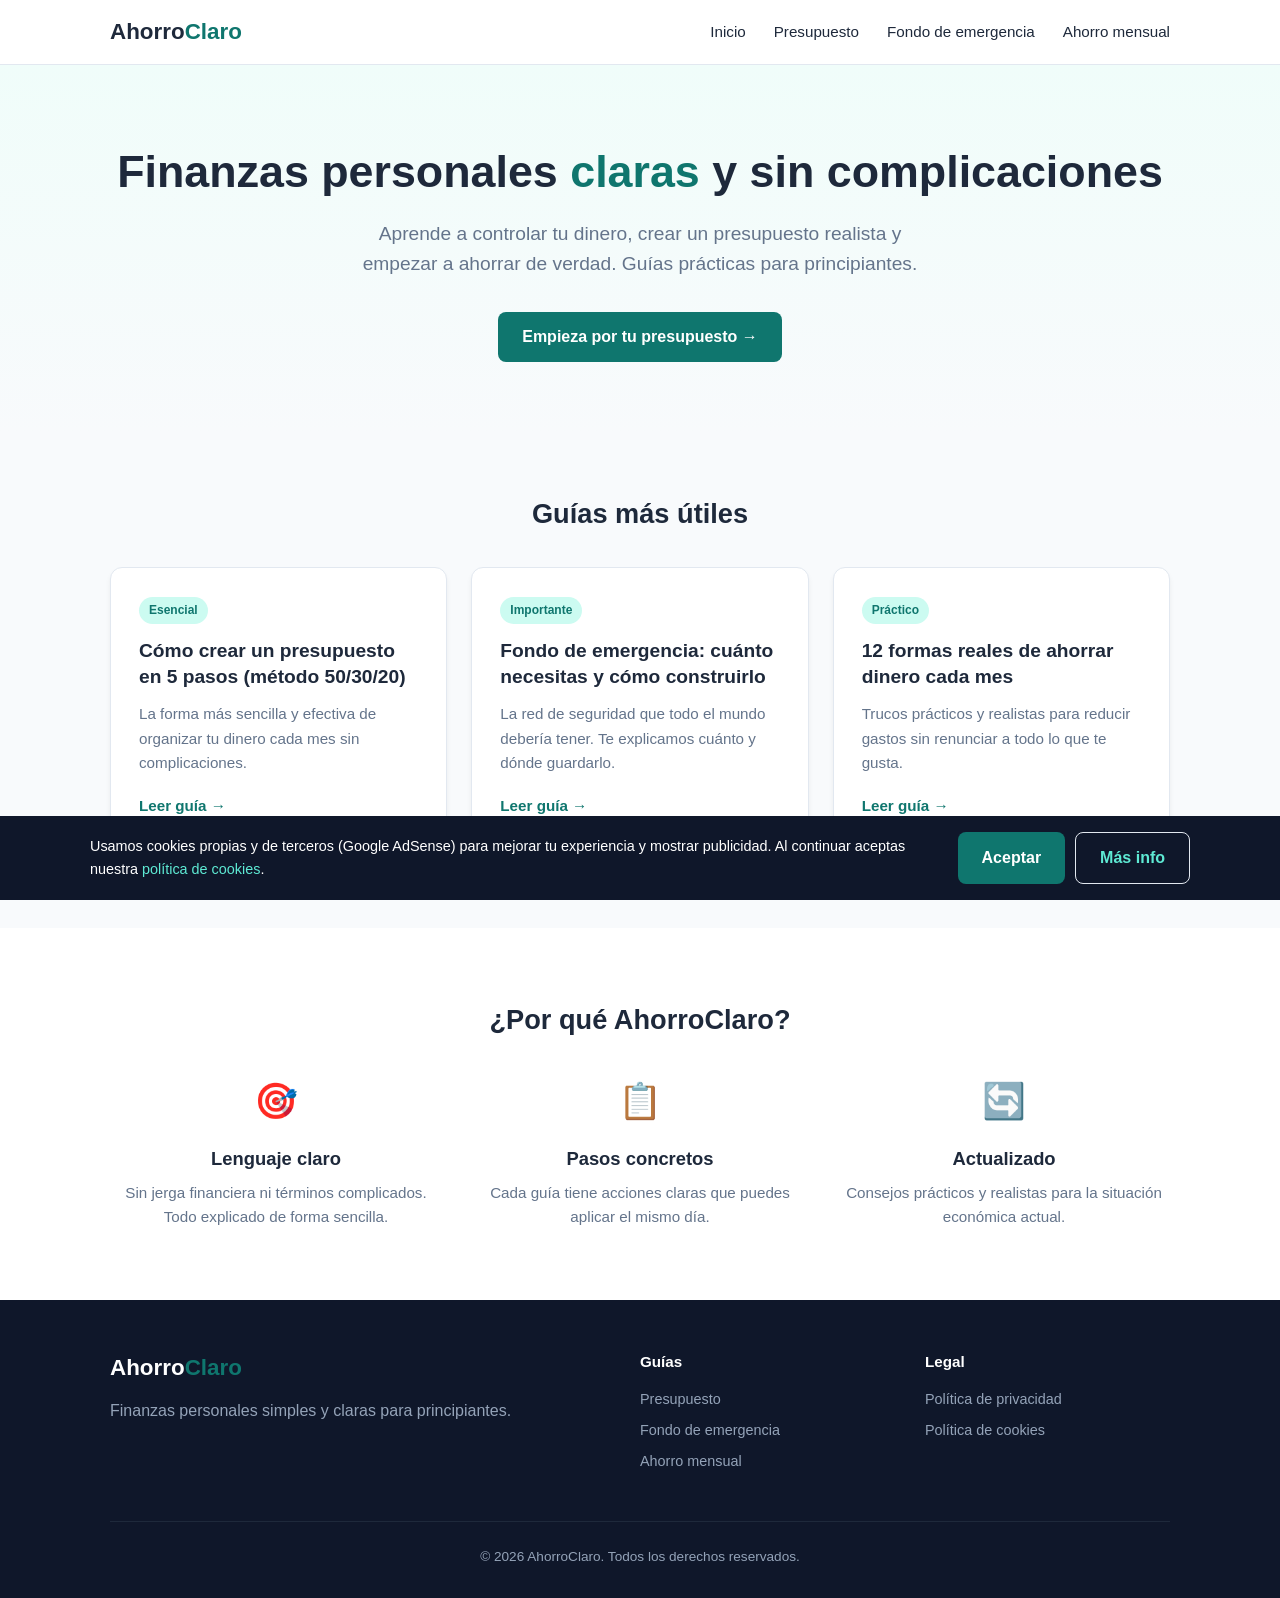
<file: index.html>
<!DOCTYPE html>
<html lang="es">
<head>
  <meta charset="UTF-8">
  <meta name="viewport" content="width=device-width, initial-scale=1.0">
  <title>AhorroClaro | Finanzas personales simples para principiantes</title>
  <meta name="description" content="Aprende a ahorrar dinero, crear un presupuesto y construir tu fondo de emergencia de forma clara y sencilla. Guías prácticas de finanzas personales.">
  <meta name="robots" content="index, follow, max-image-preview:large">
  <meta name="author" content="AhorroClaro">
  <link rel="canonical" href="https://webs-wq.github.io/AhorroClaro/">
  
  <!-- Open Graph -->
  <meta property="og:type" content="website">
  <meta property="og:title" content="AhorroClaro | Finanzas personales simples">
  <meta property="og:description" content="Aprende a ahorrar y organizar tu dinero de forma clara y sin complicaciones.">
  <meta property="og:url" content="https://webs-wq.github.io/AhorroClaro/">
  <meta property="og:site_name" content="AhorroClaro">
  <meta property="og:locale" content="es_ES">
  
  <!-- Twitter -->
  <meta name="twitter:card" content="summary_large_image">
  <meta name="twitter:title" content="AhorroClaro | Finanzas personales simples">
  <meta name="twitter:description" content="Guías prácticas para ahorrar dinero y organizar tus finanzas.">
  
  <!-- Schema.org -->
  <script type="application/ld+json">
  {
    "@context": "https://schema.org",
    "@type": "WebSite",
    "name": "AhorroClaro",
    "url": "https://webs-wq.github.io/AhorroClaro/",
    "description": "Guías prácticas de finanzas personales y ahorro para principiantes",
    "inLanguage": "es",
    "potentialAction": {
      "@type": "SearchAction",
      "target": "https://webs-wq.github.io/AhorroClaro/?s={search_term_string}",
      "query-input": "required name=search_term_string"
    }
  }
  </script>

  <!-- GOOGLEADSENSE -->

  <script async src="https://pagead2.googlesyndication.com/pagead/js/adsbygoogle.js?client=ca-pub-4420698611954762"
     crossorigin="anonymous"></script>

 <!-- Google tag (gtag.js) -->
<script async src="https://www.googletagmanager.com/gtag/js?id=G-30CNKV95XV"></script>
<script>
  window.dataLayer = window.dataLayer || [];
  function gtag(){dataLayer.push(arguments);}
  gtag('js', new Date());

  gtag('config', 'G-30CNKV95XV');
</script>
  
  <link rel="stylesheet" href="style.css">
  <link rel="icon" href="data:image/svg+xml,<svg xmlns='http://www.w3.org/2000/svg' viewBox='0 0 100 100'><text y='.9em' font-size='90'>💰</text></svg>">
</head>
<body>
  <!-- Cookie banner -->
  <div id="cookie-banner" class="cookie-banner">
    <div class="cookie-content">
      <p>Usamos cookies propias y de terceros (Google AdSense) para mejorar tu experiencia y mostrar publicidad. Al continuar aceptas nuestra <a href="cookies.html">política de cookies</a>.</p>
      <div class="cookie-buttons">
        <button id="accept-cookies" class="btn btn-primary">Aceptar</button>
        <a href="cookies.html" class="btn btn-secondary">Más info</a>
      </div>
    </div>
  </div>

  <header class="header">
    <div class="container">
      <a href="index.html" class="logo">Ahorro<span>Claro</span></a>
      <nav class="nav">
        <a href="index.html">Inicio</a>
        <a href="presupuesto.html">Presupuesto</a>
        <a href="fondo-emergencia.html">Fondo de emergencia</a>
        <a href="ahorro-mensual.html">Ahorro mensual</a>
      </nav>
    </div>
  </header>

  <main>
    <!-- Hero -->
    <section class="hero">
      <div class="container">
        <h1>Finanzas personales <span>claras</span> y sin complicaciones</h1>
        <p class="hero-subtitle">Aprende a controlar tu dinero, crear un presupuesto realista y empezar a ahorrar de verdad. Guías prácticas para principiantes.</p>
        <a href="presupuesto.html" class="btn btn-primary">Empieza por tu presupuesto →</a>
      </div>
    </section>

    <!-- Artículos destacados -->
    <section class="articles">
      <div class="container">
        <h2 class="section-title">Guías más útiles</h2>
        <div class="articles-grid">
          
          <article class="card">
            <div class="card-badge">Esencial</div>
            <h3><a href="presupuesto.html">Cómo crear un presupuesto en 5 pasos (método 50/30/20)</a></h3>
            <p>La forma más sencilla y efectiva de organizar tu dinero cada mes sin complicaciones.</p>
            <a href="presupuesto.html" class="card-link">Leer guía →</a>
          </article>

          <article class="card">
            <div class="card-badge">Importante</div>
            <h3><a href="fondo-emergencia.html">Fondo de emergencia: cuánto necesitas y cómo construirlo</a></h3>
            <p>La red de seguridad que todo el mundo debería tener. Te explicamos cuánto y dónde guardarlo.</p>
            <a href="fondo-emergencia.html" class="card-link">Leer guía →</a>
          </article>

          <article class="card">
            <div class="card-badge">Práctico</div>
            <h3><a href="ahorro-mensual.html">12 formas reales de ahorrar dinero cada mes</a></h3>
            <p>Trucos prácticos y realistas para reducir gastos sin renunciar a todo lo que te gusta.</p>
            <a href="ahorro-mensual.html" class="card-link">Leer guía →</a>
          </article>

        </div>
      </div>
    </section>

    <!-- Por qué este sitio -->
    <section class="why">
      <div class="container">
        <h2 class="section-title">¿Por qué AhorroClaro?</h2>
        <div class="why-grid">
          <div class="why-item">
            <div class="why-icon">🎯</div>
            <h3>Lenguaje claro</h3>
            <p>Sin jerga financiera ni términos complicados. Todo explicado de forma sencilla.</p>
          </div>
          <div class="why-item">
            <div class="why-icon">📋</div>
            <h3>Pasos concretos</h3>
            <p>Cada guía tiene acciones claras que puedes aplicar el mismo día.</p>
          </div>
          <div class="why-item">
            <div class="why-icon">🔄</div>
            <h3>Actualizado</h3>
            <p>Consejos prácticos y realistas para la situación económica actual.</p>
          </div>
        </div>
      </div>
    </section>
  </main>

  <footer class="footer">
    <div class="container">
      <div class="footer-grid">
        <div>
          <div class="logo">Ahorro<span>Claro</span></div>
          <p>Finanzas personales simples y claras para principiantes.</p>
        </div>
        <div>
          <h4>Guías</h4>
          <a href="presupuesto.html">Presupuesto</a>
          <a href="fondo-emergencia.html">Fondo de emergencia</a>
          <a href="ahorro-mensual.html">Ahorro mensual</a>
        </div>
        <div>
          <h4>Legal</h4>
          <a href="privacidad.html">Política de privacidad</a>
          <a href="cookies.html">Política de cookies</a>
        </div>
      </div>
      <div class="footer-bottom">
        <p>© 2026 AhorroClaro. Todos los derechos reservados.</p>
      </div>
    </div>
  </footer>

  <script src="main.js"></script>
</body>
</html>
</file>
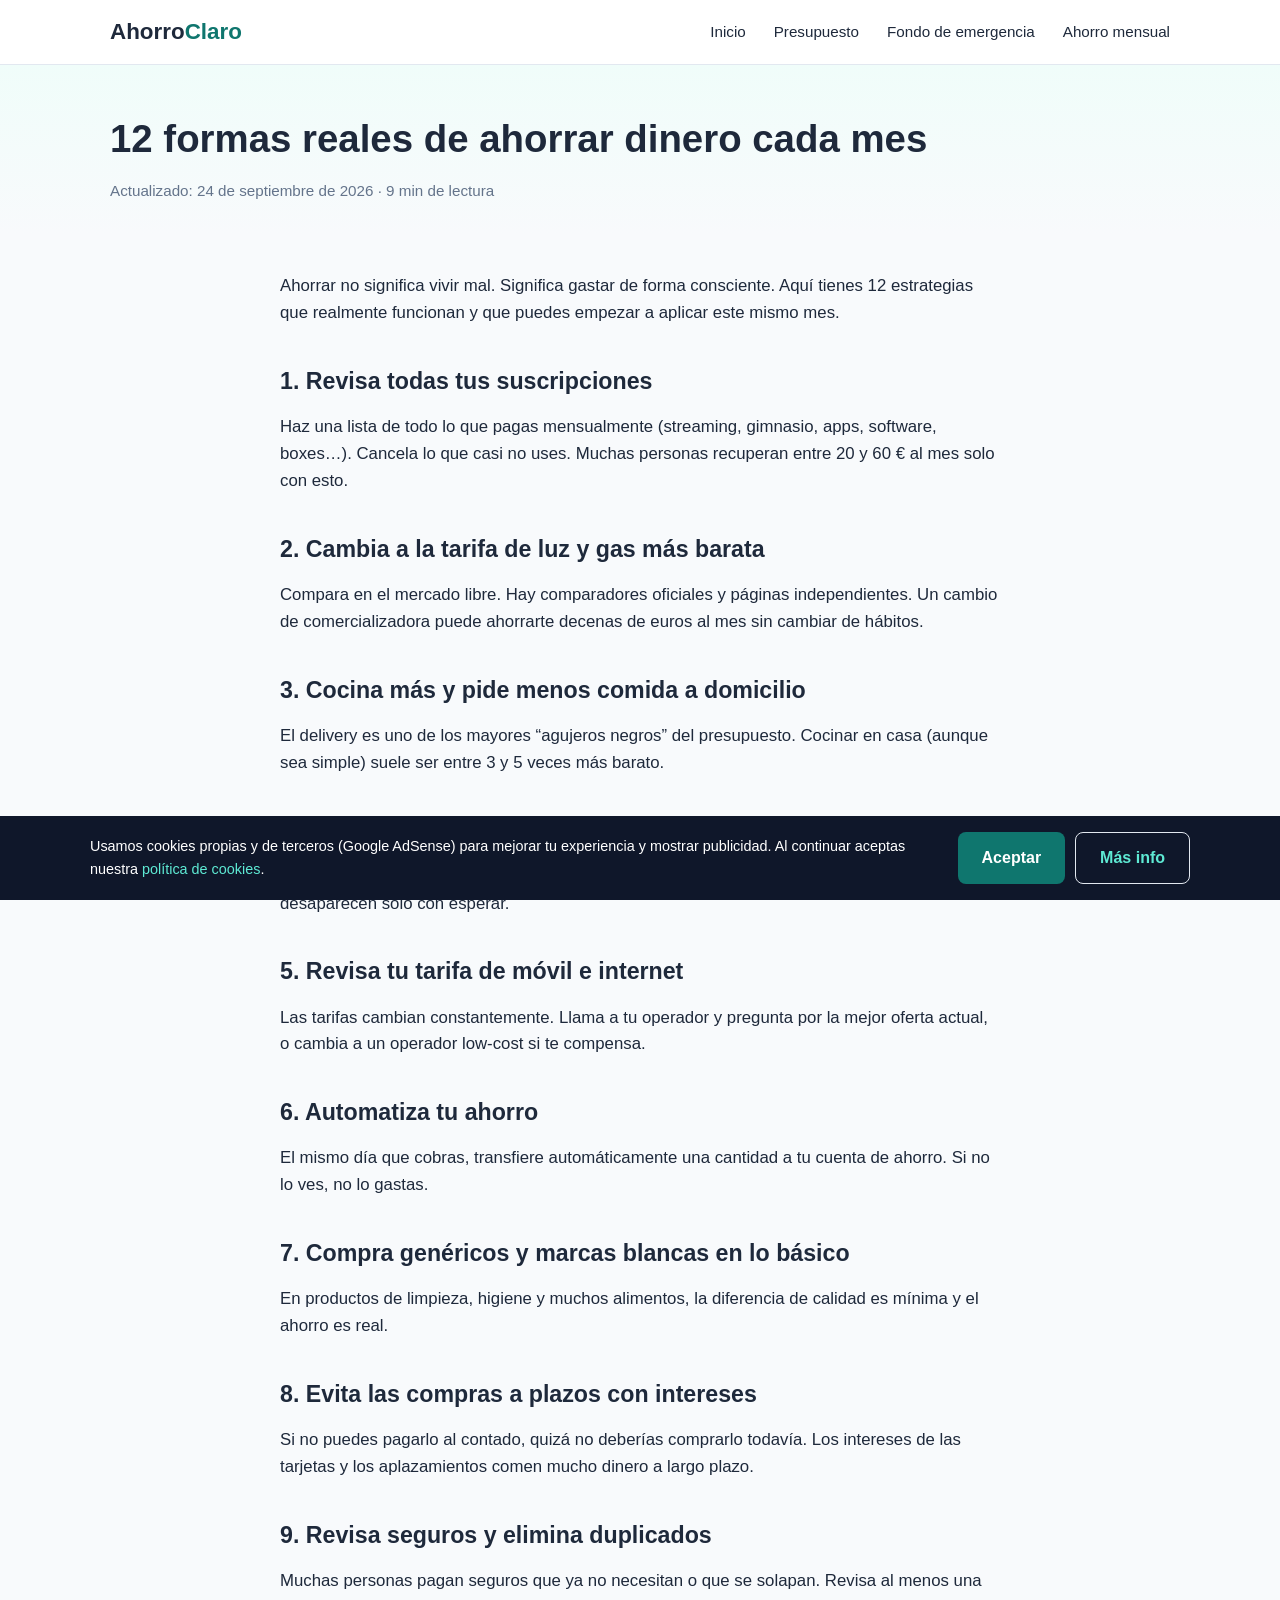
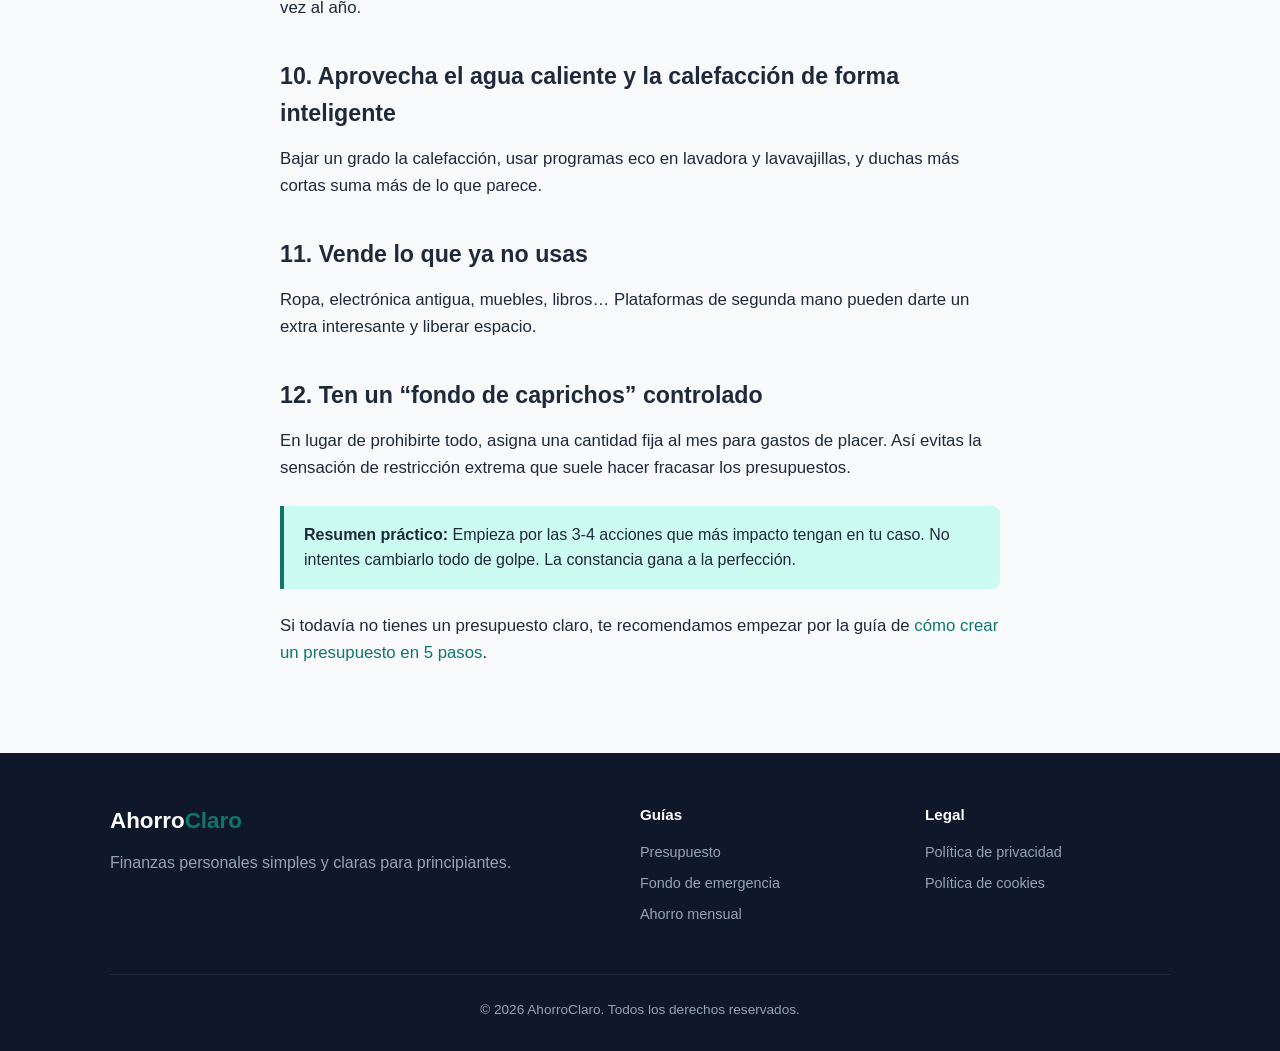
<file: ahorro-mensual.html>
<!DOCTYPE html>
<html lang="es">
<head>
  <meta charset="UTF-8">
  <meta name="viewport" content="width=device-width, initial-scale=1.0">
  <title>12 formas reales de ahorrar dinero cada mes | AhorroClaro</title>
  <meta name="description" content="Descubre 12 formas prácticas y realistas de ahorrar dinero todos los meses sin renunciar a todo lo que te gusta.">
  <meta name="robots" content="index, follow">
  <link rel="canonical" href="https://webs-wq.github.io/AhorroClaro/ahorro-mensual.html">
  
  <meta property="og:title" content="12 formas reales de ahorrar dinero cada mes">
  <meta property="og:description" content="Trucos prácticos para reducir gastos y ahorrar más cada mes.">
  <meta property="og:url" content="https://webs-wq.github.io/AhorroClaro/ahorro-mensual.html">
  <meta property="og:type" content="article">
  
  <script type="application/ld+json">
  {
    "@context": "https://schema.org",
    "@type": "Article",
    "headline": "12 formas reales de ahorrar dinero cada mes",
    "description": "Guía práctica con 12 estrategias realistas para ahorrar dinero mensualmente",
    "author": {
      "@type": "Organization",
      "name": "AhorroClaro"
    },
    "publisher": {
      "@type": "Organization",
      "name": "AhorroClaro"
    },
    "datePublished": "2026-09-24",
    "dateModified": "2026-09-24",
    "mainEntityOfPage": "https://webs-wq.github.io/AhorroClaro/ahorro-mensual.html"
  }
  </script>
  
  <link rel="stylesheet" href="style.css">
</head>
<body>
  <div id="cookie-banner" class="cookie-banner">
    <div class="cookie-content">
      <p>Usamos cookies propias y de terceros (Google AdSense) para mejorar tu experiencia y mostrar publicidad. Al continuar aceptas nuestra <a href="cookies.html">política de cookies</a>.</p>
      <div class="cookie-buttons">
        <button id="accept-cookies" class="btn btn-primary">Aceptar</button>
        <a href="cookies.html" class="btn btn-secondary">Más info</a>
      </div>
    </div>
  </div>

  <header class="header">
    <div class="container">
      <a href="index.html" class="logo">Ahorro<span>Claro</span></a>
      <nav class="nav">
        <a href="index.html">Inicio</a>
        <a href="presupuesto.html">Presupuesto</a>
        <a href="fondo-emergencia.html">Fondo de emergencia</a>
        <a href="ahorro-mensual.html">Ahorro mensual</a>
      </nav>
    </div>
  </header>

  <main>
    <div class="article-header">
      <div class="container">
        <h1>12 formas reales de ahorrar dinero cada mes</h1>
        <p class="article-meta">Actualizado: 24 de septiembre de 2026 · 9 min de lectura</p>
      </div>
    </div>

    <article class="article-content container">
      <p>Ahorrar no significa vivir mal. Significa gastar de forma consciente. Aquí tienes 12 estrategias que realmente funcionan y que puedes empezar a aplicar este mismo mes.</p>

      <h2>1. Revisa todas tus suscripciones</h2>
      <p>Haz una lista de todo lo que pagas mensualmente (streaming, gimnasio, apps, software, boxes…). Cancela lo que casi no uses. Muchas personas recuperan entre 20 y 60 € al mes solo con esto.</p>

      <h2>2. Cambia a la tarifa de luz y gas más barata</h2>
      <p>Compara en el mercado libre. Hay comparadores oficiales y páginas independientes. Un cambio de comercializadora puede ahorrarte decenas de euros al mes sin cambiar de hábitos.</p>

      <h2>3. Cocina más y pide menos comida a domicilio</h2>
      <p>El delivery es uno de los mayores “agujeros negros” del presupuesto. Cocinar en casa (aunque sea simple) suele ser entre 3 y 5 veces más barato.</p>

      <h2>4. Usa la regla de las 48 horas</h2>
      <p>Antes de comprar algo que no sea esencial, espera 48 horas. Muchas compras por impulso desaparecen solo con esperar.</p>

      <h2>5. Revisa tu tarifa de móvil e internet</h2>
      <p>Las tarifas cambian constantemente. Llama a tu operador y pregunta por la mejor oferta actual, o cambia a un operador low-cost si te compensa.</p>

      <h2>6. Automatiza tu ahorro</h2>
      <p>El mismo día que cobras, transfiere automáticamente una cantidad a tu cuenta de ahorro. Si no lo ves, no lo gastas.</p>

      <h2>7. Compra genéricos y marcas blancas en lo básico</h2>
      <p>En productos de limpieza, higiene y muchos alimentos, la diferencia de calidad es mínima y el ahorro es real.</p>

      <h2>8. Evita las compras a plazos con intereses</h2>
      <p>Si no puedes pagarlo al contado, quizá no deberías comprarlo todavía. Los intereses de las tarjetas y los aplazamientos comen mucho dinero a largo plazo.</p>

      <h2>9. Revisa seguros y elimina duplicados</h2>
      <p>Muchas personas pagan seguros que ya no necesitan o que se solapan. Revisa al menos una vez al año.</p>

      <h2>10. Aprovecha el agua caliente y la calefacción de forma inteligente</h2>
      <p>Bajar un grado la calefacción, usar programas eco en lavadora y lavavajillas, y duchas más cortas suma más de lo que parece.</p>

      <h2>11. Vende lo que ya no usas</h2>
      <p>Ropa, electrónica antigua, muebles, libros… Plataformas de segunda mano pueden darte un extra interesante y liberar espacio.</p>

      <h2>12. Ten un “fondo de caprichos” controlado</h2>
      <p>En lugar de prohibirte todo, asigna una cantidad fija al mes para gastos de placer. Así evitas la sensación de restricción extrema que suele hacer fracasar los presupuestos.</p>

      <div class="highlight">
        <strong>Resumen práctico:</strong> Empieza por las 3-4 acciones que más impacto tengan en tu caso. No intentes cambiarlo todo de golpe. La constancia gana a la perfección.
      </div>

      <p>Si todavía no tienes un presupuesto claro, te recomendamos empezar por la guía de <a href="presupuesto.html">cómo crear un presupuesto en 5 pasos</a>.</p>
    </article>
  </main>

  <footer class="footer">
    <div class="container">
      <div class="footer-grid">
        <div>
          <div class="logo">Ahorro<span>Claro</span></div>
          <p>Finanzas personales simples y claras para principiantes.</p>
        </div>
        <div>
          <h4>Guías</h4>
          <a href="presupuesto.html">Presupuesto</a>
          <a href="fondo-emergencia.html">Fondo de emergencia</a>
          <a href="ahorro-mensual.html">Ahorro mensual</a>
        </div>
        <div>
          <h4>Legal</h4>
          <a href="privacidad.html">Política de privacidad</a>
          <a href="cookies.html">Política de cookies</a>
        </div>
      </div>
      <div class="footer-bottom">
        <p>© 2026 AhorroClaro. Todos los derechos reservados.</p>
      </div>
    </div>
  </footer>

  <script src="main.js"></script>
</body>
</html>
</file>
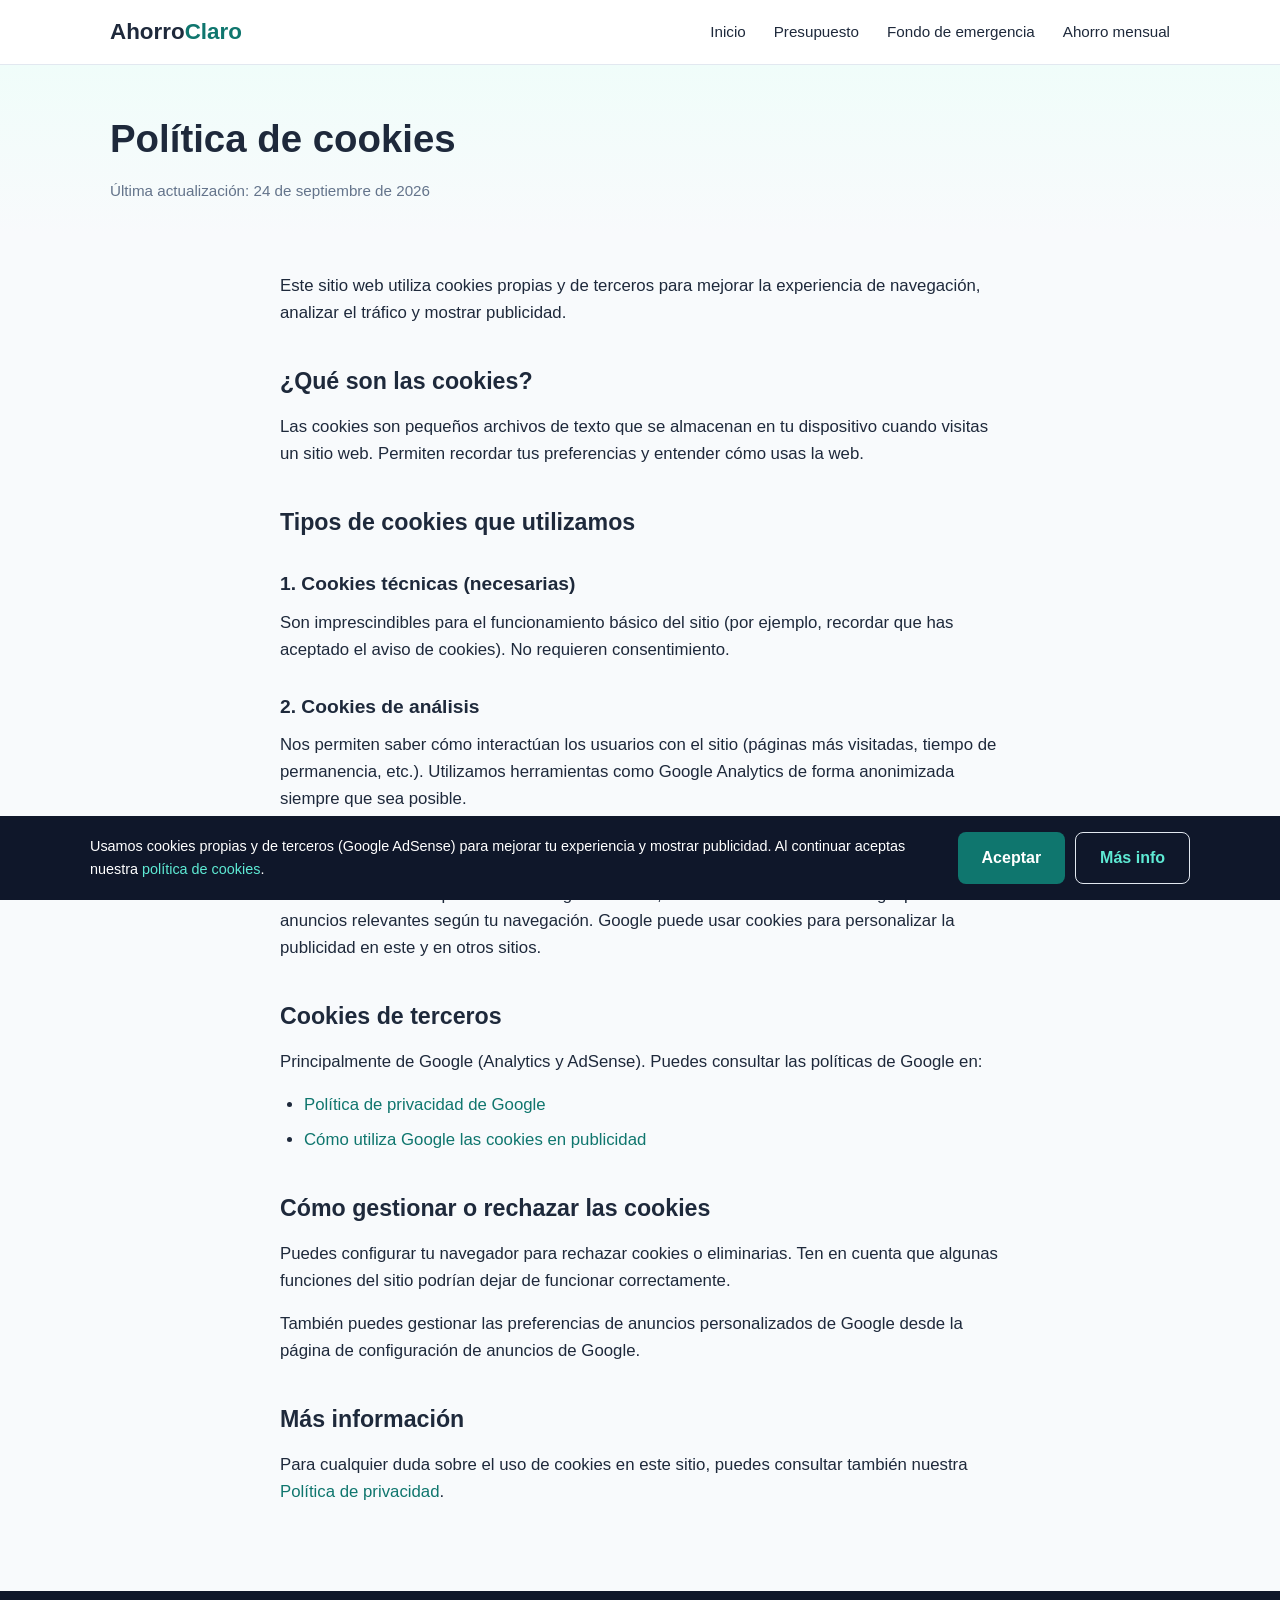
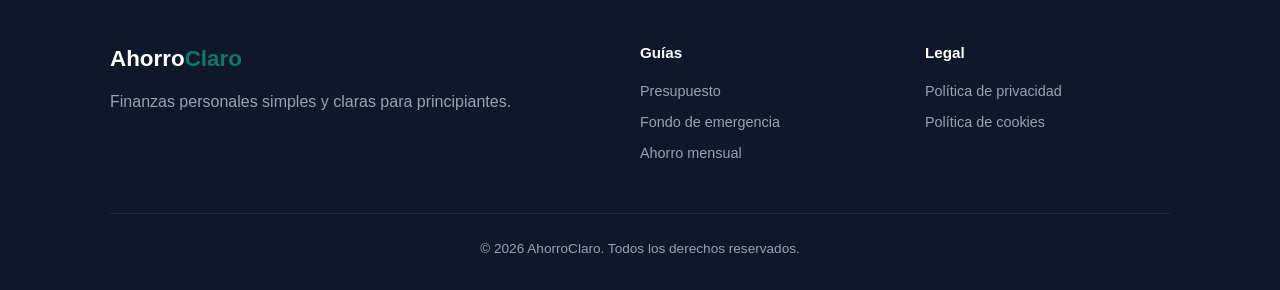
<file: cookies.html>
<!DOCTYPE html>
<html lang="es">
<head>
  <meta charset="UTF-8">
  <meta name="viewport" content="width=device-width, initial-scale=1.0">
  <title>Política de cookies | AhorroClaro</title>
  <meta name="description" content="Política de cookies de AhorroClaro. Información sobre el uso de cookies propias y de terceros.">
  <meta name="robots" content="noindex, follow">
  <link rel="canonical" href="https://webs-wq.github.io/AhorroClaro/cookies.html">
  <link rel="stylesheet" href="style.css">
</head>
<body>
  <div id="cookie-banner" class="cookie-banner">
    <div class="cookie-content">
      <p>Usamos cookies propias y de terceros (Google AdSense) para mejorar tu experiencia y mostrar publicidad. Al continuar aceptas nuestra <a href="cookies.html">política de cookies</a>.</p>
      <div class="cookie-buttons">
        <button id="accept-cookies" class="btn btn-primary">Aceptar</button>
        <a href="cookies.html" class="btn btn-secondary">Más info</a>
      </div>
    </div>
  </div>

  <header class="header">
    <div class="container">
      <a href="index.html" class="logo">Ahorro<span>Claro</span></a>
      <nav class="nav">
        <a href="index.html">Inicio</a>
        <a href="presupuesto.html">Presupuesto</a>
        <a href="fondo-emergencia.html">Fondo de emergencia</a>
        <a href="ahorro-mensual.html">Ahorro mensual</a>
      </nav>
    </div>
  </header>

  <main>
    <div class="article-header">
      <div class="container">
        <h1>Política de cookies</h1>
        <p class="article-meta">Última actualización: 24 de septiembre de 2026</p>
      </div>
    </div>

    <article class="article-content container">
      <p>Este sitio web utiliza cookies propias y de terceros para mejorar la experiencia de navegación, analizar el tráfico y mostrar publicidad.</p>

      <h2>¿Qué son las cookies?</h2>
      <p>Las cookies son pequeños archivos de texto que se almacenan en tu dispositivo cuando visitas un sitio web. Permiten recordar tus preferencias y entender cómo usas la web.</p>

      <h2>Tipos de cookies que utilizamos</h2>

      <h3>1. Cookies técnicas (necesarias)</h3>
      <p>Son imprescindibles para el funcionamiento básico del sitio (por ejemplo, recordar que has aceptado el aviso de cookies). No requieren consentimiento.</p>

      <h3>2. Cookies de análisis</h3>
      <p>Nos permiten saber cómo interactúan los usuarios con el sitio (páginas más visitadas, tiempo de permanencia, etc.). Utilizamos herramientas como Google Analytics de forma anonimizada siempre que sea posible.</p>

      <h3>3. Cookies de publicidad</h3>
      <p>Cuando el sitio esté aprobado en Google AdSense, se utilizarán cookies de Google para mostrar anuncios relevantes según tu navegación. Google puede usar cookies para personalizar la publicidad en este y en otros sitios.</p>

      <h2>Cookies de terceros</h2>
      <p>Principalmente de Google (Analytics y AdSense). Puedes consultar las políticas de Google en:</p>
      <ul>
        <li><a href="https://policies.google.com/privacy" target="_blank" rel="noopener">Política de privacidad de Google</a></li>
        <li><a href="https://policies.google.com/technologies/ads" target="_blank" rel="noopener">Cómo utiliza Google las cookies en publicidad</a></li>
      </ul>

      <h2>Cómo gestionar o rechazar las cookies</h2>
      <p>Puedes configurar tu navegador para rechazar cookies o eliminarias. Ten en cuenta que algunas funciones del sitio podrían dejar de funcionar correctamente.</p>
      <p>También puedes gestionar las preferencias de anuncios personalizados de Google desde la página de configuración de anuncios de Google.</p>

      <h2>Más información</h2>
      <p>Para cualquier duda sobre el uso de cookies en este sitio, puedes consultar también nuestra <a href="privacidad.html">Política de privacidad</a>.</p>
    </article>
  </main>

  <footer class="footer">
    <div class="container">
      <div class="footer-grid">
        <div>
          <div class="logo">Ahorro<span>Claro</span></div>
          <p>Finanzas personales simples y claras para principiantes.</p>
        </div>
        <div>
          <h4>Guías</h4>
          <a href="presupuesto.html">Presupuesto</a>
          <a href="fondo-emergencia.html">Fondo de emergencia</a>
          <a href="ahorro-mensual.html">Ahorro mensual</a>
        </div>
        <div>
          <h4>Legal</h4>
          <a href="privacidad.html">Política de privacidad</a>
          <a href="cookies.html">Política de cookies</a>
        </div>
      </div>
      <div class="footer-bottom">
        <p>© 2026 AhorroClaro. Todos los derechos reservados.</p>
      </div>
    </div>
  </footer>

  <script src="main.js"></script>
</body>
</html>
</file>
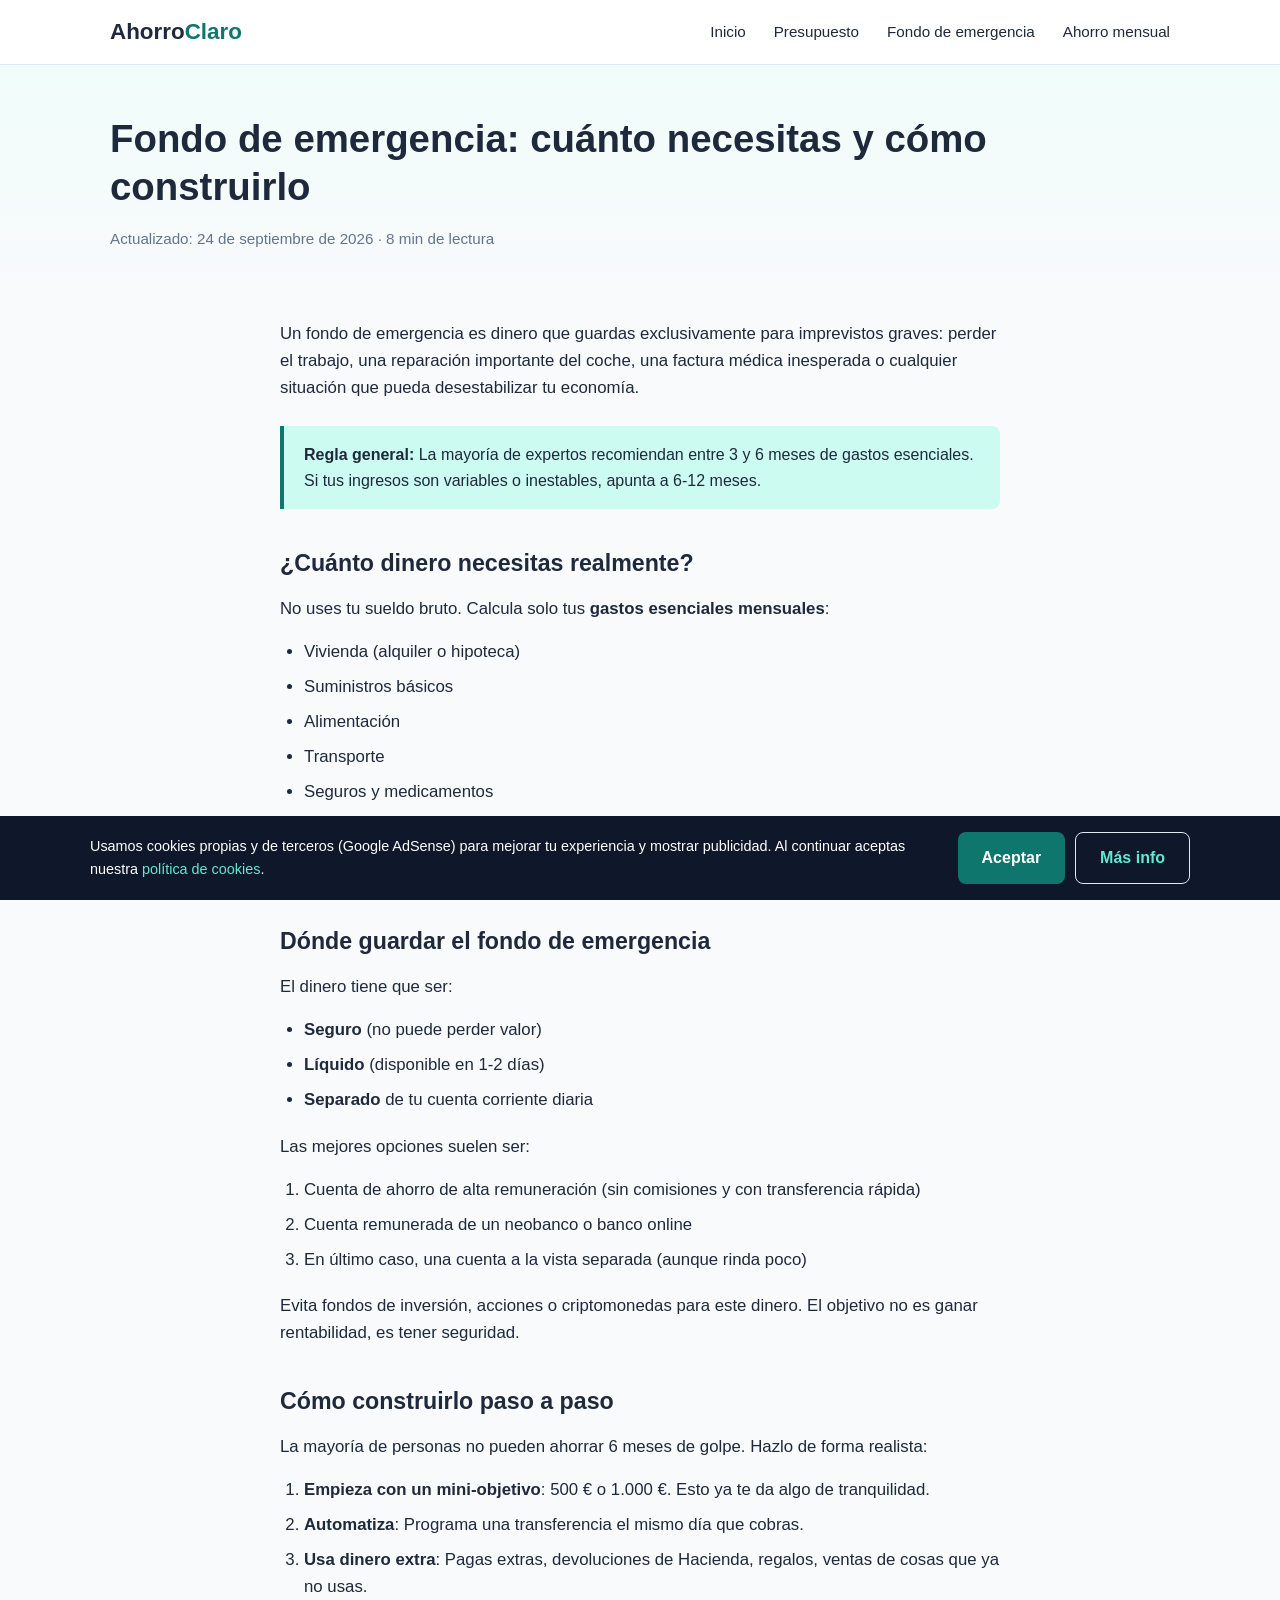
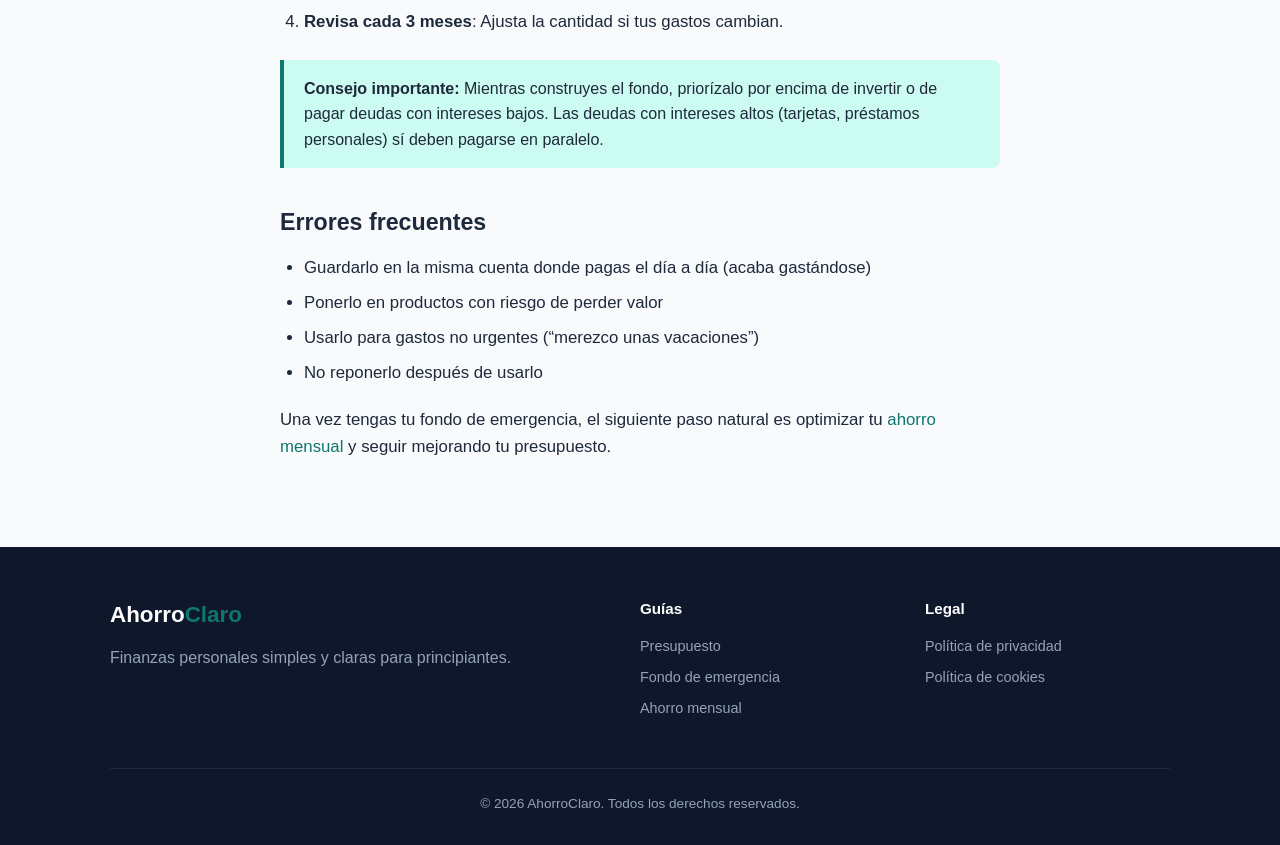
<file: fondo-emergencia.html>
<!DOCTYPE html>
<html lang="es">
<head>
  <meta charset="UTF-8">
  <meta name="viewport" content="width=device-width, initial-scale=1.0">
  <title>Fondo de emergencia: cuánto necesitas y cómo construirlo | AhorroClaro</title>
  <meta name="description" content="Aprende qué es un fondo de emergencia, cuánto dinero debes ahorrar y los mejores sitios donde guardarlo. Guía práctica y realista.">
  <meta name="robots" content="index, follow">
  <link rel="canonical" href="https://webs-wq.github.io/AhorroClaro/fondo-emergencia.html">
  
  <meta property="og:title" content="Fondo de emergencia: cuánto necesitas y cómo construirlo">
  <meta property="og:description" content="Guía clara para crear tu red de seguridad financiera.">
  <meta property="og:url" content="https://webs-wq.github.io/AhorroClaro/fondo-emergencia.html">
  <meta property="og:type" content="article">
  
  <script type="application/ld+json">
  {
    "@context": "https://schema.org",
    "@type": "Article",
    "headline": "Fondo de emergencia: cuánto necesitas y cómo construirlo",
    "description": "Guía práctica para crear un fondo de emergencia sólido",
    "author": {
      "@type": "Organization",
      "name": "AhorroClaro"
    },
    "publisher": {
      "@type": "Organization",
      "name": "AhorroClaro"
    },
    "datePublished": "2026-09-24",
    "dateModified": "2026-09-24",
    "mainEntityOfPage": "https://webs-wq.github.io/AhorroClaro/fondo-emergencia.html"
  }
  </script>
  
  <link rel="stylesheet" href="style.css">
</head>
<body>
  <div id="cookie-banner" class="cookie-banner">
    <div class="cookie-content">
      <p>Usamos cookies propias y de terceros (Google AdSense) para mejorar tu experiencia y mostrar publicidad. Al continuar aceptas nuestra <a href="cookies.html">política de cookies</a>.</p>
      <div class="cookie-buttons">
        <button id="accept-cookies" class="btn btn-primary">Aceptar</button>
        <a href="cookies.html" class="btn btn-secondary">Más info</a>
      </div>
    </div>
  </div>

  <header class="header">
    <div class="container">
      <a href="index.html" class="logo">Ahorro<span>Claro</span></a>
      <nav class="nav">
        <a href="index.html">Inicio</a>
        <a href="presupuesto.html">Presupuesto</a>
        <a href="fondo-emergencia.html">Fondo de emergencia</a>
        <a href="ahorro-mensual.html">Ahorro mensual</a>
      </nav>
    </div>
  </header>

  <main>
    <div class="article-header">
      <div class="container">
        <h1>Fondo de emergencia: cuánto necesitas y cómo construirlo</h1>
        <p class="article-meta">Actualizado: 24 de septiembre de 2026 · 8 min de lectura</p>
      </div>
    </div>

    <article class="article-content container">
      <p>Un fondo de emergencia es dinero que guardas exclusivamente para imprevistos graves: perder el trabajo, una reparación importante del coche, una factura médica inesperada o cualquier situación que pueda desestabilizar tu economía.</p>

      <div class="highlight">
        <strong>Regla general:</strong> La mayoría de expertos recomiendan entre 3 y 6 meses de gastos esenciales. Si tus ingresos son variables o inestables, apunta a 6-12 meses.
      </div>

      <h2>¿Cuánto dinero necesitas realmente?</h2>
      <p>No uses tu sueldo bruto. Calcula solo tus <strong>gastos esenciales mensuales</strong>:</p>
      <ul>
        <li>Vivienda (alquiler o hipoteca)</li>
        <li>Suministros básicos</li>
        <li>Alimentación</li>
        <li>Transporte</li>
        <li>Seguros y medicamentos</li>
        <li>Mínimos de deudas</li>
      </ul>
      <p>Multiplica esa cifra por 3 (mínimo) o por 6 (recomendado). Ese es tu objetivo.</p>

      <h2>Dónde guardar el fondo de emergencia</h2>
      <p>El dinero tiene que ser:</p>
      <ul>
        <li><strong>Seguro</strong> (no puede perder valor)</li>
        <li><strong>Líquido</strong> (disponible en 1-2 días)</li>
        <li><strong>Separado</strong> de tu cuenta corriente diaria</li>
      </ul>
      <p>Las mejores opciones suelen ser:</p>
      <ol>
        <li>Cuenta de ahorro de alta remuneración (sin comisiones y con transferencia rápida)</li>
        <li>Cuenta remunerada de un neobanco o banco online</li>
        <li>En último caso, una cuenta a la vista separada (aunque rinda poco)</li>
      </ol>
      <p>Evita fondos de inversión, acciones o criptomonedas para este dinero. El objetivo no es ganar rentabilidad, es tener seguridad.</p>

      <h2>Cómo construirlo paso a paso</h2>
      <p>La mayoría de personas no pueden ahorrar 6 meses de golpe. Hazlo de forma realista:</p>
      <ol>
        <li><strong>Empieza con un mini-objetivo</strong>: 500 € o 1.000 €. Esto ya te da algo de tranquilidad.</li>
        <li><strong>Automatiza</strong>: Programa una transferencia el mismo día que cobras.</li>
        <li><strong>Usa dinero extra</strong>: Pagas extras, devoluciones de Hacienda, regalos, ventas de cosas que ya no usas.</li>
        <li><strong>Revisa cada 3 meses</strong>: Ajusta la cantidad si tus gastos cambian.</li>
      </ol>

      <div class="highlight">
        <strong>Consejo importante:</strong> Mientras construyes el fondo, priorízalo por encima de invertir o de pagar deudas con intereses bajos. Las deudas con intereses altos (tarjetas, préstamos personales) sí deben pagarse en paralelo.
      </div>

      <h2>Errores frecuentes</h2>
      <ul>
        <li>Guardarlo en la misma cuenta donde pagas el día a día (acaba gastándose)</li>
        <li>Ponerlo en productos con riesgo de perder valor</li>
        <li>Usarlo para gastos no urgentes (“merezco unas vacaciones”)</li>
        <li>No reponerlo después de usarlo</li>
      </ul>

      <p>Una vez tengas tu fondo de emergencia, el siguiente paso natural es optimizar tu <a href="ahorro-mensual.html">ahorro mensual</a> y seguir mejorando tu presupuesto.</p>
    </article>
  </main>

  <footer class="footer">
    <div class="container">
      <div class="footer-grid">
        <div>
          <div class="logo">Ahorro<span>Claro</span></div>
          <p>Finanzas personales simples y claras para principiantes.</p>
        </div>
        <div>
          <h4>Guías</h4>
          <a href="presupuesto.html">Presupuesto</a>
          <a href="fondo-emergencia.html">Fondo de emergencia</a>
          <a href="ahorro-mensual.html">Ahorro mensual</a>
        </div>
        <div>
          <h4>Legal</h4>
          <a href="privacidad.html">Política de privacidad</a>
          <a href="cookies.html">Política de cookies</a>
        </div>
      </div>
      <div class="footer-bottom">
        <p>© 2026 AhorroClaro. Todos los derechos reservados.</p>
      </div>
    </div>
  </footer>

  <script src="main.js"></script>
</body>
</html>
</file>
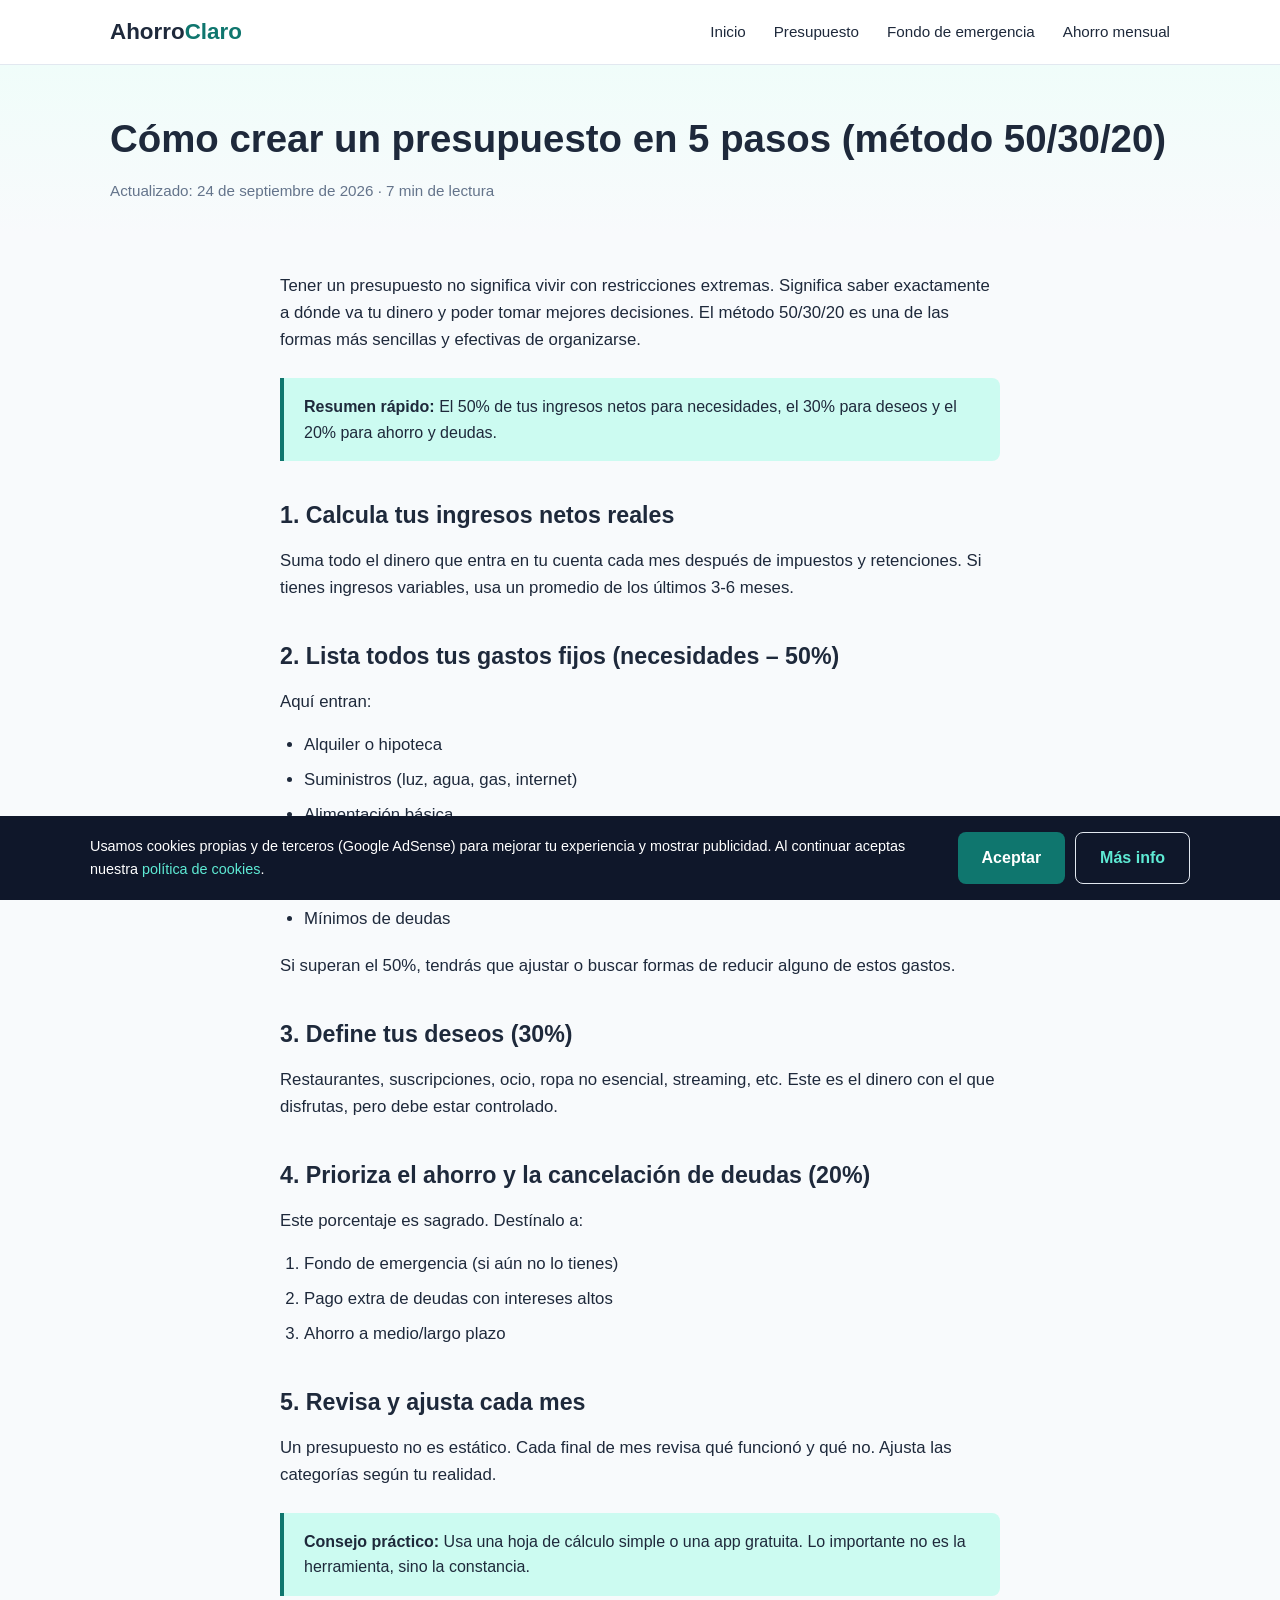
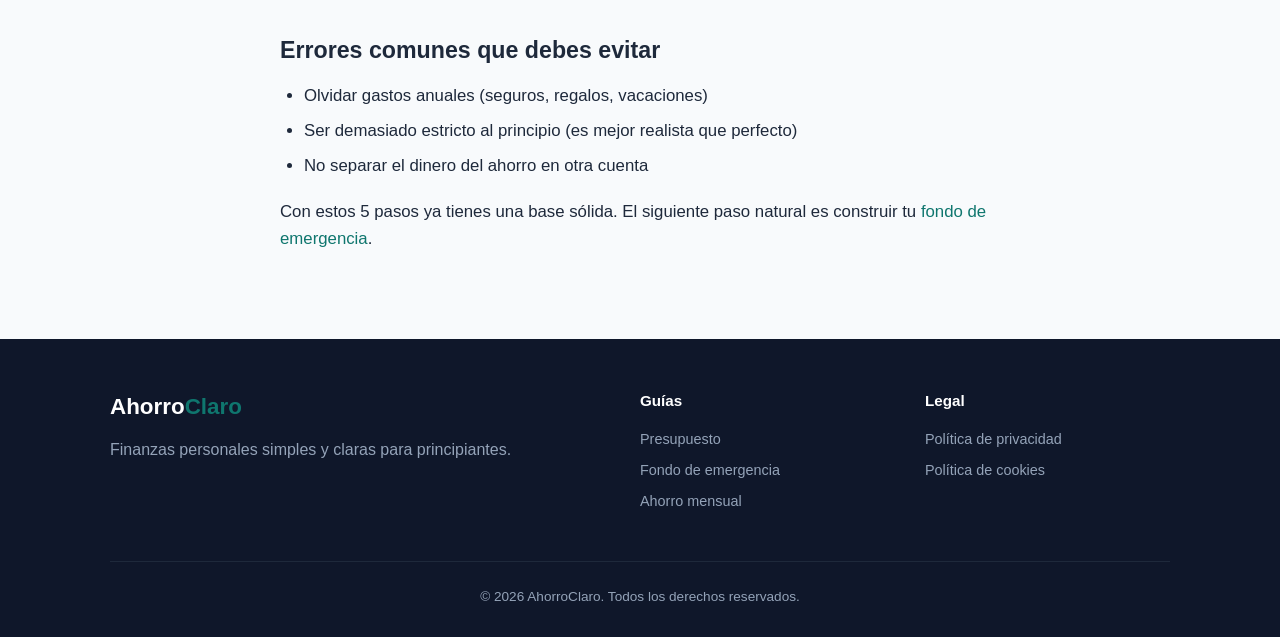
<file: presupuesto.html>
<!DOCTYPE html>
<html lang="es">
<head>
  <meta charset="UTF-8">
  <meta name="viewport" content="width=device-width, initial-scale=1.0">
  <title>Cómo crear un presupuesto en 5 pasos (método 50/30/20) | AhorroClaro</title>
  <meta name="description" content="Aprende a crear un presupuesto personal efectivo con el método 50/30/20. Guía paso a paso para principiantes.">
  <meta name="robots" content="index, follow">
  <link rel="canonical" href="https://webs-wq.github.io/AhorroClaro/presupuesto.html">
  
  <meta property="og:title" content="Cómo crear un presupuesto en 5 pasos">
  <meta property="og:description" content="Guía práctica del método 50/30/20 para organizar tu dinero.">
  <meta property="og:url" content="https://webs-wq.github.io/AhorroClaro/presupuesto.html">
  <meta property="og:type" content="article">
  
  <script type="application/ld+json">
  {
    "@context": "https://schema.org",
    "@type": "Article",
    "headline": "Cómo crear un presupuesto en 5 pasos (método 50/30/20)",
    "description": "Guía práctica para crear un presupuesto personal efectivo",
    "author": {
      "@type": "Organization",
      "name": "AhorroClaro"
    },
    "publisher": {
      "@type": "Organization",
      "name": "AhorroClaro"
    },
    "datePublished": "2026-09-24",
    "dateModified": "2026-09-24",
    "mainEntityOfPage": "https://webs-wq.github.io/AhorroClaro/presupuesto.html"
  }
  </script>
  
  <link rel="stylesheet" href="style.css">
</head>
<body>
  <div id="cookie-banner" class="cookie-banner">
    <div class="cookie-content">
      <p>Usamos cookies propias y de terceros (Google AdSense) para mejorar tu experiencia y mostrar publicidad. Al continuar aceptas nuestra <a href="cookies.html">política de cookies</a>.</p>
      <div class="cookie-buttons">
        <button id="accept-cookies" class="btn btn-primary">Aceptar</button>
        <a href="cookies.html" class="btn btn-secondary">Más info</a>
      </div>
    </div>
  </div>

  <header class="header">
    <div class="container">
      <a href="index.html" class="logo">Ahorro<span>Claro</span></a>
      <nav class="nav">
        <a href="index.html">Inicio</a>
        <a href="presupuesto.html">Presupuesto</a>
        <a href="fondo-emergencia.html">Fondo de emergencia</a>
        <a href="ahorro-mensual.html">Ahorro mensual</a>
      </nav>
    </div>
  </header>

  <main>
    <div class="article-header">
      <div class="container">
        <h1>Cómo crear un presupuesto en 5 pasos (método 50/30/20)</h1>
        <p class="article-meta">Actualizado: 24 de septiembre de 2026 · 7 min de lectura</p>
      </div>
    </div>

    <article class="article-content container">
      <p>Tener un presupuesto no significa vivir con restricciones extremas. Significa saber exactamente a dónde va tu dinero y poder tomar mejores decisiones. El método 50/30/20 es una de las formas más sencillas y efectivas de organizarse.</p>

      <div class="highlight">
        <strong>Resumen rápido:</strong> El 50% de tus ingresos netos para necesidades, el 30% para deseos y el 20% para ahorro y deudas.
      </div>

      <h2>1. Calcula tus ingresos netos reales</h2>
      <p>Suma todo el dinero que entra en tu cuenta cada mes después de impuestos y retenciones. Si tienes ingresos variables, usa un promedio de los últimos 3-6 meses.</p>

      <h2>2. Lista todos tus gastos fijos (necesidades – 50%)</h2>
      <p>Aquí entran:</p>
      <ul>
        <li>Alquiler o hipoteca</li>
        <li>Suministros (luz, agua, gas, internet)</li>
        <li>Alimentación básica</li>
        <li>Transporte</li>
        <li>Seguros y medicamentos</li>
        <li>Mínimos de deudas</li>
      </ul>
      <p>Si superan el 50%, tendrás que ajustar o buscar formas de reducir alguno de estos gastos.</p>

      <h2>3. Define tus deseos (30%)</h2>
      <p>Restaurantes, suscripciones, ocio, ropa no esencial, streaming, etc. Este es el dinero con el que disfrutas, pero debe estar controlado.</p>

      <h2>4. Prioriza el ahorro y la cancelación de deudas (20%)</h2>
      <p>Este porcentaje es sagrado. Destínalo a:</p>
      <ol>
        <li>Fondo de emergencia (si aún no lo tienes)</li>
        <li>Pago extra de deudas con intereses altos</li>
        <li>Ahorro a medio/largo plazo</li>
      </ol>

      <h2>5. Revisa y ajusta cada mes</h2>
      <p>Un presupuesto no es estático. Cada final de mes revisa qué funcionó y qué no. Ajusta las categorías según tu realidad.</p>

      <div class="highlight">
        <strong>Consejo práctico:</strong> Usa una hoja de cálculo simple o una app gratuita. Lo importante no es la herramienta, sino la constancia.
      </div>

      <h2>Errores comunes que debes evitar</h2>
      <ul>
        <li>Olvidar gastos anuales (seguros, regalos, vacaciones)</li>
        <li>Ser demasiado estricto al principio (es mejor realista que perfecto)</li>
        <li>No separar el dinero del ahorro en otra cuenta</li>
      </ul>

      <p>Con estos 5 pasos ya tienes una base sólida. El siguiente paso natural es construir tu <a href="fondo-emergencia.html">fondo de emergencia</a>.</p>
    </article>
  </main>

  <footer class="footer">
    <div class="container">
      <div class="footer-grid">
        <div>
          <div class="logo">Ahorro<span>Claro</span></div>
          <p>Finanzas personales simples y claras para principiantes.</p>
        </div>
        <div>
          <h4>Guías</h4>
          <a href="presupuesto.html">Presupuesto</a>
          <a href="fondo-emergencia.html">Fondo de emergencia</a>
          <a href="ahorro-mensual.html">Ahorro mensual</a>
        </div>
        <div>
          <h4>Legal</h4>
          <a href="privacidad.html">Política de privacidad</a>
          <a href="cookies.html">Política de cookies</a>
        </div>
      </div>
      <div class="footer-bottom">
        <p>© 2026 AhorroClaro. Todos los derechos reservados.</p>
      </div>
    </div>
  </footer>

  <script src="main.js"></script>
</body>
</html>
</file>
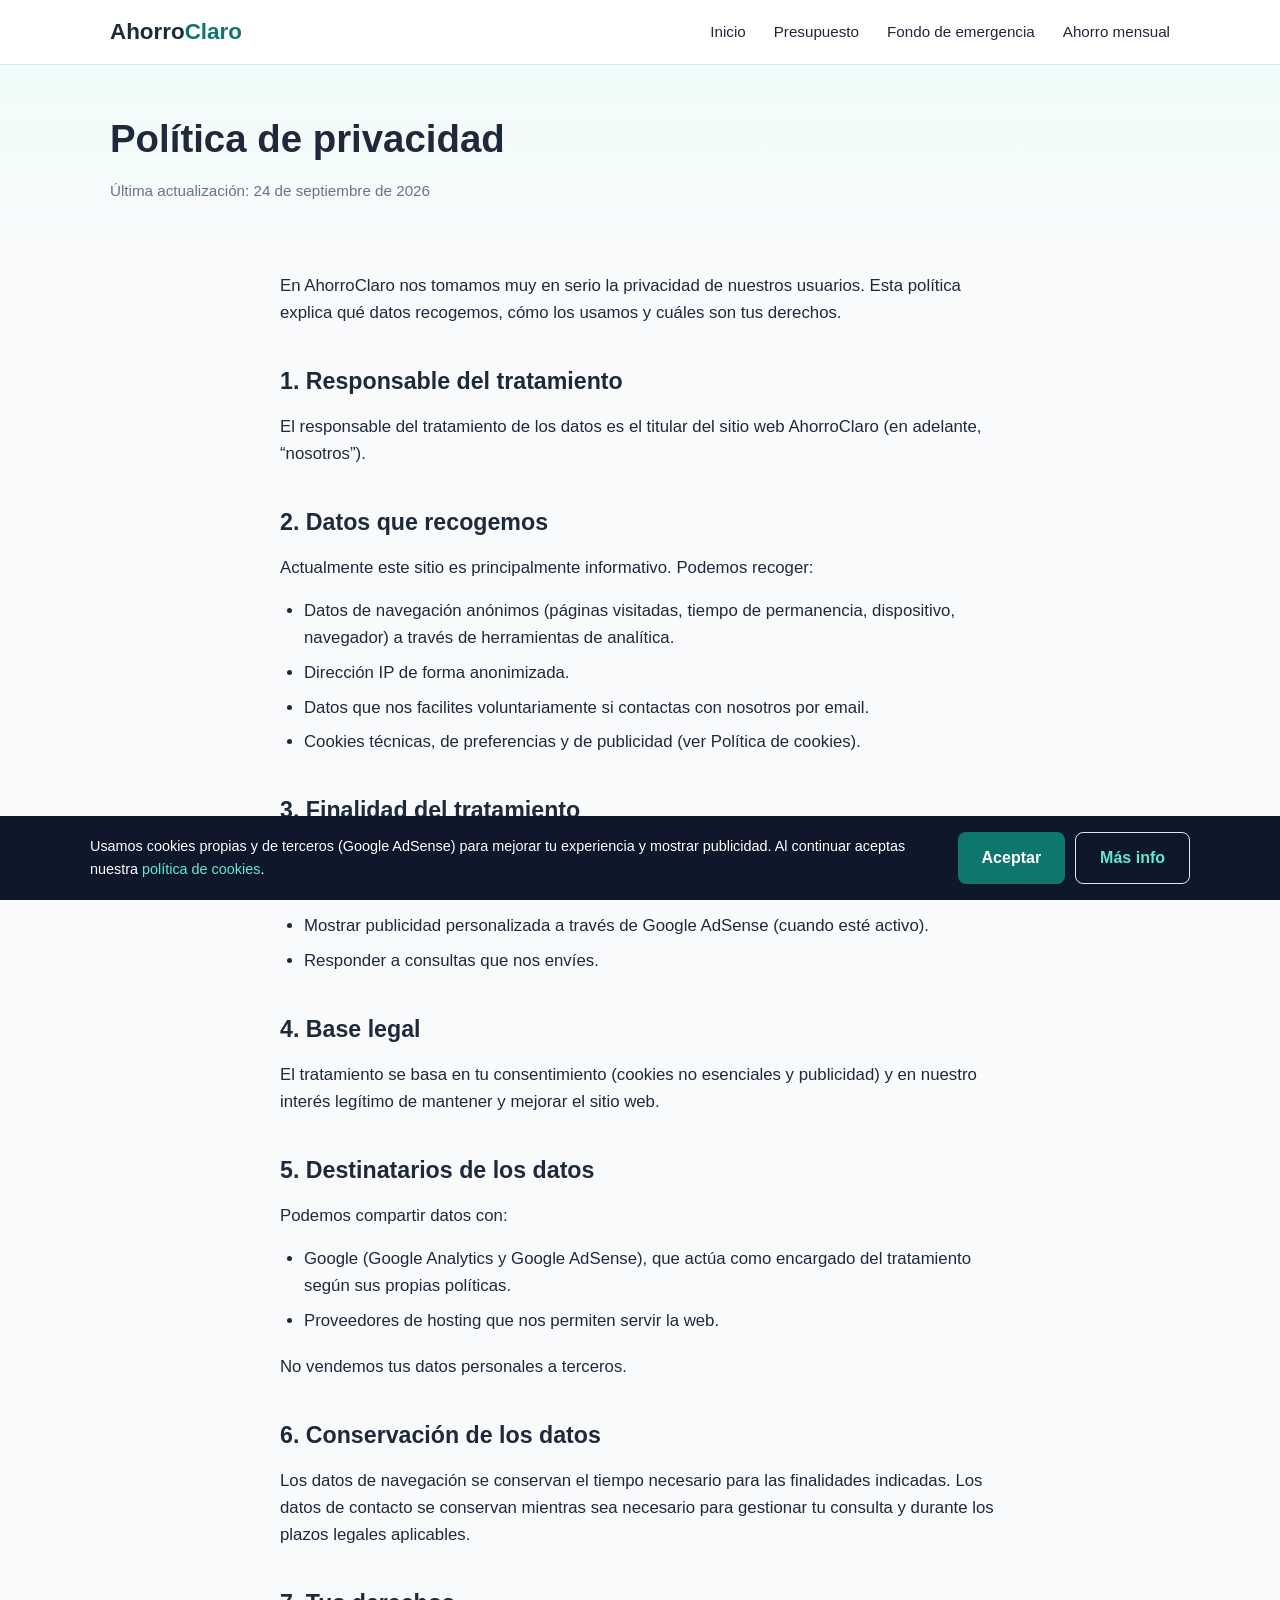
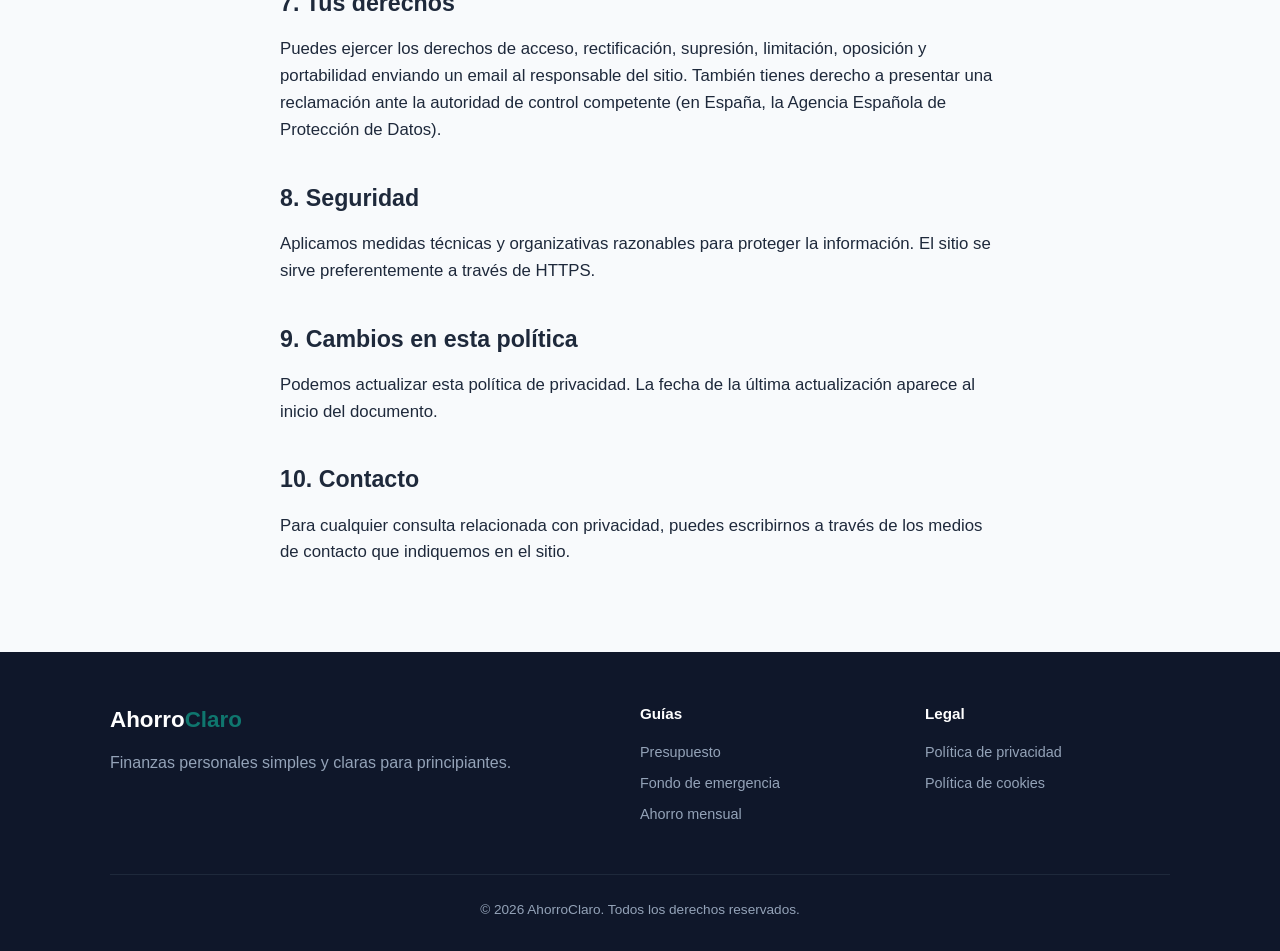
<file: privacidad.html>
<!DOCTYPE html>
<html lang="es">
<head>
  <meta charset="UTF-8">
  <meta name="viewport" content="width=device-width, initial-scale=1.0">
  <title>Política de privacidad | AhorroClaro</title>
  <meta name="description" content="Política de privacidad de AhorroClaro. Información sobre el tratamiento de datos personales.">
  <meta name="robots" content="noindex, follow">
  <link rel="canonical" href="https://webs-wq.github.io/AhorroClaro/privacidad.html">
  <link rel="stylesheet" href="style.css">
</head>
<body>
  <div id="cookie-banner" class="cookie-banner">
    <div class="cookie-content">
      <p>Usamos cookies propias y de terceros (Google AdSense) para mejorar tu experiencia y mostrar publicidad. Al continuar aceptas nuestra <a href="cookies.html">política de cookies</a>.</p>
      <div class="cookie-buttons">
        <button id="accept-cookies" class="btn btn-primary">Aceptar</button>
        <a href="cookies.html" class="btn btn-secondary">Más info</a>
      </div>
    </div>
  </div>

  <header class="header">
    <div class="container">
      <a href="index.html" class="logo">Ahorro<span>Claro</span></a>
      <nav class="nav">
        <a href="index.html">Inicio</a>
        <a href="presupuesto.html">Presupuesto</a>
        <a href="fondo-emergencia.html">Fondo de emergencia</a>
        <a href="ahorro-mensual.html">Ahorro mensual</a>
      </nav>
    </div>
  </header>

  <main>
    <div class="article-header">
      <div class="container">
        <h1>Política de privacidad</h1>
        <p class="article-meta">Última actualización: 24 de septiembre de 2026</p>
      </div>
    </div>

    <article class="article-content container">
      <p>En AhorroClaro nos tomamos muy en serio la privacidad de nuestros usuarios. Esta política explica qué datos recogemos, cómo los usamos y cuáles son tus derechos.</p>

      <h2>1. Responsable del tratamiento</h2>
      <p>El responsable del tratamiento de los datos es el titular del sitio web AhorroClaro (en adelante, “nosotros”).</p>

      <h2>2. Datos que recogemos</h2>
      <p>Actualmente este sitio es principalmente informativo. Podemos recoger:</p>
      <ul>
        <li>Datos de navegación anónimos (páginas visitadas, tiempo de permanencia, dispositivo, navegador) a través de herramientas de analítica.</li>
        <li>Dirección IP de forma anonimizada.</li>
        <li>Datos que nos facilites voluntariamente si contactas con nosotros por email.</li>
        <li>Cookies técnicas, de preferencias y de publicidad (ver Política de cookies).</li>
      </ul>

      <h2>3. Finalidad del tratamiento</h2>
      <ul>
        <li>Garantizar el correcto funcionamiento del sitio web.</li>
        <li>Analizar el uso del sitio para mejorarlo.</li>
        <li>Mostrar publicidad personalizada a través de Google AdSense (cuando esté activo).</li>
        <li>Responder a consultas que nos envíes.</li>
      </ul>

      <h2>4. Base legal</h2>
      <p>El tratamiento se basa en tu consentimiento (cookies no esenciales y publicidad) y en nuestro interés legítimo de mantener y mejorar el sitio web.</p>

      <h2>5. Destinatarios de los datos</h2>
      <p>Podemos compartir datos con:</p>
      <ul>
        <li>Google (Google Analytics y Google AdSense), que actúa como encargado del tratamiento según sus propias políticas.</li>
        <li>Proveedores de hosting que nos permiten servir la web.</li>
      </ul>
      <p>No vendemos tus datos personales a terceros.</p>

      <h2>6. Conservación de los datos</h2>
      <p>Los datos de navegación se conservan el tiempo necesario para las finalidades indicadas. Los datos de contacto se conservan mientras sea necesario para gestionar tu consulta y durante los plazos legales aplicables.</p>

      <h2>7. Tus derechos</h2>
      <p>Puedes ejercer los derechos de acceso, rectificación, supresión, limitación, oposición y portabilidad enviando un email al responsable del sitio. También tienes derecho a presentar una reclamación ante la autoridad de control competente (en España, la Agencia Española de Protección de Datos).</p>

      <h2>8. Seguridad</h2>
      <p>Aplicamos medidas técnicas y organizativas razonables para proteger la información. El sitio se sirve preferentemente a través de HTTPS.</p>

      <h2>9. Cambios en esta política</h2>
      <p>Podemos actualizar esta política de privacidad. La fecha de la última actualización aparece al inicio del documento.</p>

      <h2>10. Contacto</h2>
      <p>Para cualquier consulta relacionada con privacidad, puedes escribirnos a través de los medios de contacto que indiquemos en el sitio.</p>
    </article>
  </main>

  <footer class="footer">
    <div class="container">
      <div class="footer-grid">
        <div>
          <div class="logo">Ahorro<span>Claro</span></div>
          <p>Finanzas personales simples y claras para principiantes.</p>
        </div>
        <div>
          <h4>Guías</h4>
          <a href="presupuesto.html">Presupuesto</a>
          <a href="fondo-emergencia.html">Fondo de emergencia</a>
          <a href="ahorro-mensual.html">Ahorro mensual</a>
        </div>
        <div>
          <h4>Legal</h4>
          <a href="privacidad.html">Política de privacidad</a>
          <a href="cookies.html">Política de cookies</a>
        </div>
      </div>
      <div class="footer-bottom">
        <p>© 2026 AhorroClaro. Todos los derechos reservados.</p>
      </div>
    </div>
  </footer>

  <script src="main.js"></script>
</body>
</html>
</file>
<file: style.css>
/* Reset y variables */
*, *::before, *::after {
  box-sizing: border-box;
  margin: 0;
  padding: 0;
}

:root {
  --primary: #0f766e;
  --primary-dark: #0d9488;
  --primary-light: #ccfbf1;
  --text: #1e293b;
  --text-light: #64748b;
  --bg: #f8fafc;
  --white: #ffffff;
  --border: #e2e8f0;
  --radius: 12px;
  --shadow: 0 4px 6px -1px rgb(0 0 0 / 0.07), 0 2px 4px -2px rgb(0 0 0 / 0.05);
  --shadow-lg: 0 10px 15px -3px rgb(0 0 0 / 0.08), 0 4px 6px -4px rgb(0 0 0 / 0.05);
}

html {
  scroll-behavior: smooth;
}

body {
  font-family: -apple-system, BlinkMacSystemFont, "Segoe UI", Roboto, "Helvetica Neue", Arial, sans-serif;
  line-height: 1.6;
  color: var(--text);
  background: var(--bg);
  -webkit-font-smoothing: antialiased;
}

img {
  max-width: 100%;
  height: auto;
  display: block;
}

a {
  color: var(--primary);
  text-decoration: none;
  transition: color 0.2s;
}

a:hover {
  color: var(--primary-dark);
}

.container {
  width: 100%;
  max-width: 1100px;
  margin: 0 auto;
  padding: 0 20px;
}

/* Header */
.header {
  background: var(--white);
  border-bottom: 1px solid var(--border);
  position: sticky;
  top: 0;
  z-index: 100;
}

.header .container {
  display: flex;
  align-items: center;
  justify-content: space-between;
  height: 64px;
}

.logo {
  font-size: 1.4rem;
  font-weight: 700;
  color: var(--text);
}

.logo span {
  color: var(--primary);
}

.nav {
  display: flex;
  gap: 28px;
}

.nav a {
  color: var(--text);
  font-weight: 500;
  font-size: 0.95rem;
}

.nav a:hover {
  color: var(--primary);
}

/* Hero */
.hero {
  padding: 80px 0 70px;
  background: linear-gradient(180deg, #f0fdfa 0%, var(--bg) 100%);
  text-align: center;
}

.hero h1 {
  font-size: clamp(2rem, 5vw, 2.8rem);
  font-weight: 800;
  line-height: 1.2;
  margin-bottom: 20px;
  color: var(--text);
}

.hero h1 span {
  color: var(--primary);
}

.hero-subtitle {
  font-size: 1.2rem;
  color: var(--text-light);
  max-width: 580px;
  margin: 0 auto 32px;
}

/* Buttons */
.btn {
  display: inline-flex;
  align-items: center;
  justify-content: center;
  padding: 12px 24px;
  border-radius: 8px;
  font-weight: 600;
  font-size: 1rem;
  border: none;
  cursor: pointer;
  transition: all 0.2s;
}

.btn-primary {
  background: var(--primary);
  color: white;
}

.btn-primary:hover {
  background: var(--primary-dark);
  color: white;
}

.btn-secondary {
  background: transparent;
  color: var(--text);
  border: 1px solid var(--border);
}

/* Articles */
.articles {
  padding: 60px 0 80px;
}

.section-title {
  font-size: 1.7rem;
  font-weight: 700;
  margin-bottom: 32px;
  text-align: center;
}

.articles-grid {
  display: grid;
  grid-template-columns: repeat(auto-fit, minmax(300px, 1fr));
  gap: 24px;
}

.card {
  background: var(--white);
  border: 1px solid var(--border);
  border-radius: var(--radius);
  padding: 28px;
  box-shadow: var(--shadow);
  transition: transform 0.2s, box-shadow 0.2s;
  position: relative;
}

.card:hover {
  transform: translateY(-3px);
  box-shadow: var(--shadow-lg);
}

.card-badge {
  display: inline-block;
  background: var(--primary-light);
  color: var(--primary);
  font-size: 0.75rem;
  font-weight: 600;
  padding: 4px 10px;
  border-radius: 20px;
  margin-bottom: 14px;
}

.card h3 {
  font-size: 1.2rem;
  margin-bottom: 12px;
  line-height: 1.35;
}

.card h3 a {
  color: var(--text);
}

.card h3 a:hover {
  color: var(--primary);
}

.card p {
  color: var(--text-light);
  font-size: 0.95rem;
  margin-bottom: 18px;
}

.card-link {
  font-weight: 600;
  font-size: 0.95rem;
}

/* Why section */
.why {
  padding: 70px 0;
  background: var(--white);
}

.why-grid {
  display: grid;
  grid-template-columns: repeat(auto-fit, minmax(250px, 1fr));
  gap: 32px;
  margin-top: 20px;
}

.why-item {
  text-align: center;
}

.why-icon {
  font-size: 2.2rem;
  margin-bottom: 14px;
}

.why-item h3 {
  font-size: 1.15rem;
  margin-bottom: 8px;
}

.why-item p {
  color: var(--text-light);
  font-size: 0.95rem;
}

/* Article pages */
.article-header {
  padding: 50px 0 30px;
  background: linear-gradient(180deg, #f0fdfa 0%, var(--bg) 100%);
}

.article-header h1 {
  font-size: clamp(1.8rem, 4vw, 2.4rem);
  font-weight: 800;
  line-height: 1.25;
  margin-bottom: 16px;
}

.article-meta {
  color: var(--text-light);
  font-size: 0.95rem;
}

.article-content {
  padding: 40px 0 70px;
  max-width: 720px;
  margin: 0 auto;
}

.article-content h2 {
  font-size: 1.45rem;
  margin: 36px 0 14px;
  font-weight: 700;
}

.article-content h3 {
  font-size: 1.2rem;
  margin: 28px 0 10px;
}

.article-content p {
  margin-bottom: 16px;
  font-size: 1.05rem;
}

.article-content ul, .article-content ol {
  margin: 0 0 20px 24px;
}

.article-content li {
  margin-bottom: 8px;
  font-size: 1.05rem;
}

.article-content .highlight {
  background: var(--primary-light);
  border-left: 4px solid var(--primary);
  padding: 16px 20px;
  margin: 24px 0;
  border-radius: 0 8px 8px 0;
}

/* Footer */
.footer {
  background: #0f172a;
  color: #94a3b8;
  padding: 50px 0 30px;
}

.footer-grid {
  display: grid;
  grid-template-columns: 2fr 1fr 1fr;
  gap: 40px;
  margin-bottom: 40px;
}

.footer .logo {
  color: white;
  margin-bottom: 12px;
  display: inline-block;
}

.footer h4 {
  color: white;
  font-size: 0.95rem;
  margin-bottom: 14px;
}

.footer a {
  display: block;
  color: #94a3b8;
  margin-bottom: 8px;
  font-size: 0.9rem;
}

.footer a:hover {
  color: white;
}

.footer-bottom {
  border-top: 1px solid #1e293b;
  padding-top: 24px;
  text-align: center;
  font-size: 0.85rem;
}

/* Cookie banner */
.cookie-banner {
  position: fixed;
  bottom: 0;
  left: 0;
  right: 0;
  background: #0f172a;
  color: white;
  padding: 16px 20px;
  z-index: 9999;
  display: none;
}

.cookie-banner.show {
  display: block;
}

.cookie-content {
  max-width: 1100px;
  margin: 0 auto;
  display: flex;
  align-items: center;
  justify-content: space-between;
  gap: 20px;
  flex-wrap: wrap;
}

.cookie-content p {
  font-size: 0.9rem;
  flex: 1;
  min-width: 260px;
}

.cookie-content a {
  color: #5eead4;
}

.cookie-buttons {
  display: flex;
  gap: 10px;
}

/* Responsive */
@media (max-width: 768px) {
  .nav {
    display: none;
  }
  
  .footer-grid {
    grid-template-columns: 1fr;
    gap: 30px;
  }
  
  .hero {
    padding: 50px 0 40px;
  }
  
  .cookie-content {
    flex-direction: column;
    text-align: center;
  }
}
</file>
